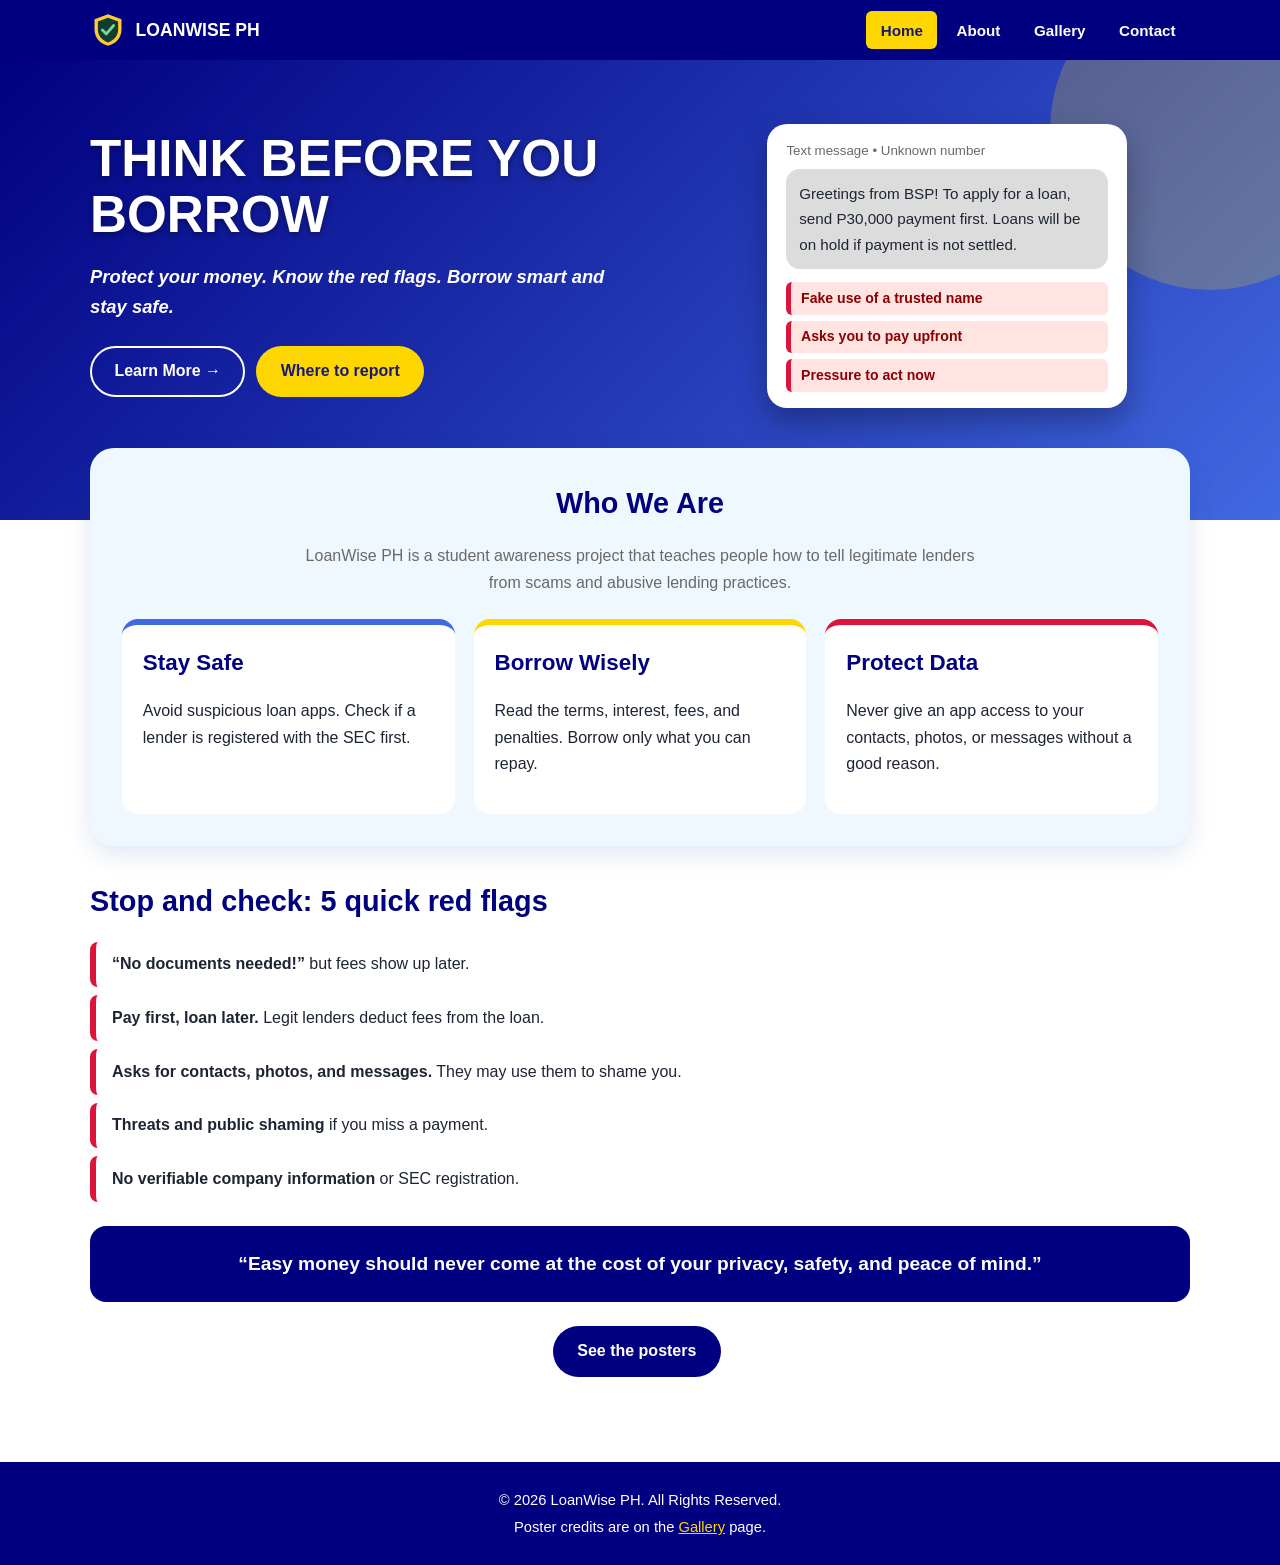
<file: index.html>
<!DOCTYPE html>
<html lang="en">
<head>
<meta charset="UTF-8">
<meta name="viewport" content="width=device-width, initial-scale=1">
<title>Home | LoanWise PH</title>
<meta name="description" content="Learn to spot online lending scams, hidden fees, and abusive collection in the Philippines.">
<link rel="icon" href="logo.svg" type="image/svg+xml">
<link rel="stylesheet" href="style.css">
</head>
<body>
<a class="skip" href="#main">Skip to main content</a>
<header class="site"><div class="container">
<a class="brand" href="index.html"><img src="logo.svg" alt="" width="40" height="40">LoanWise PH</a>
<nav aria-label="Main navigation"><ul><li><a href="index.html" aria-current="page">Home</a></li><li><a href="about.html">About</a></li><li><a href="gallery.html">Gallery</a></li><li><a href="contact.html">Contact</a></li></ul></nav>
</div></header>
<main id="main">
<section class="hero"><div class="container">
<div>
<h1>Think before you borrow</h1>
<p class="sub">Protect your money. Know the red flags. Borrow smart and stay safe.</p>
<a class="btn btn-outline" href="about.html">Learn More &rarr;</a>
<a class="btn btn-primary" href="contact.html">Where to report</a>
</div>
<div class="sms" role="img" aria-label="Example of a scam text message with three red flags marked">
<small>Text message &bull; Unknown number</small>
<div class="bubble">Greetings from BSP! To apply for a loan, send P30,000 payment first. Loans will be on hold if payment is not settled.</div>
<ul class="flags"><li>Fake use of a trusted name</li><li>Asks you to pay upfront</li><li>Pressure to act now</li></ul>
</div>
</div></section>
<div class="container"><div class="card-panel">
<h2 class="center">Who We Are</h2>
<p class="center">LoanWise PH is a student awareness project that teaches people how to tell legitimate lenders from scams and abusive lending practices.</p>
<div class="grid3" style="margin-top:1.4rem">
<article class="feature"><div class="big">Stay Safe</div><p>Avoid suspicious loan apps. Check if a lender is registered with the SEC first.</p></article>
<article class="feature"><div class="big">Borrow Wisely</div><p>Read the terms, interest, fees, and penalties. Borrow only what you can repay.</p></article>
<article class="feature"><div class="big">Protect Data</div><p>Never give an app access to your contacts, photos, or messages without a good reason.</p></article>
</div></div></div>
<section><div class="container">
<h2>Stop and check: 5 quick red flags</h2>
<ul class="redflags">
<li><strong>&ldquo;No documents needed!&rdquo;</strong> but fees show up later.</li>
<li><strong>Pay first, loan later.</strong> Legit lenders deduct fees from the loan.</li>
<li><strong>Asks for contacts, photos, and messages.</strong> They may use them to shame you.</li>
<li><strong>Threats and public shaming</strong> if you miss a payment.</li>
<li><strong>No verifiable company information</strong> or SEC registration.</li>
</ul>
<p class="quote" style="margin-top:1.5rem">&ldquo;Easy money should never come at the cost of your privacy, safety, and peace of mind.&rdquo;</p>
<p class="center"><a class="btn btn-dark" href="gallery.html">See the posters</a></p>
</div></section>
</main>
<footer><div class="container">
<p>&copy; 2026 LoanWise PH. All Rights Reserved.</p>
<p>Poster credits are on the <a href="gallery.html">Gallery</a> page.</p>
</div></footer>

</body>
</html>
</file>
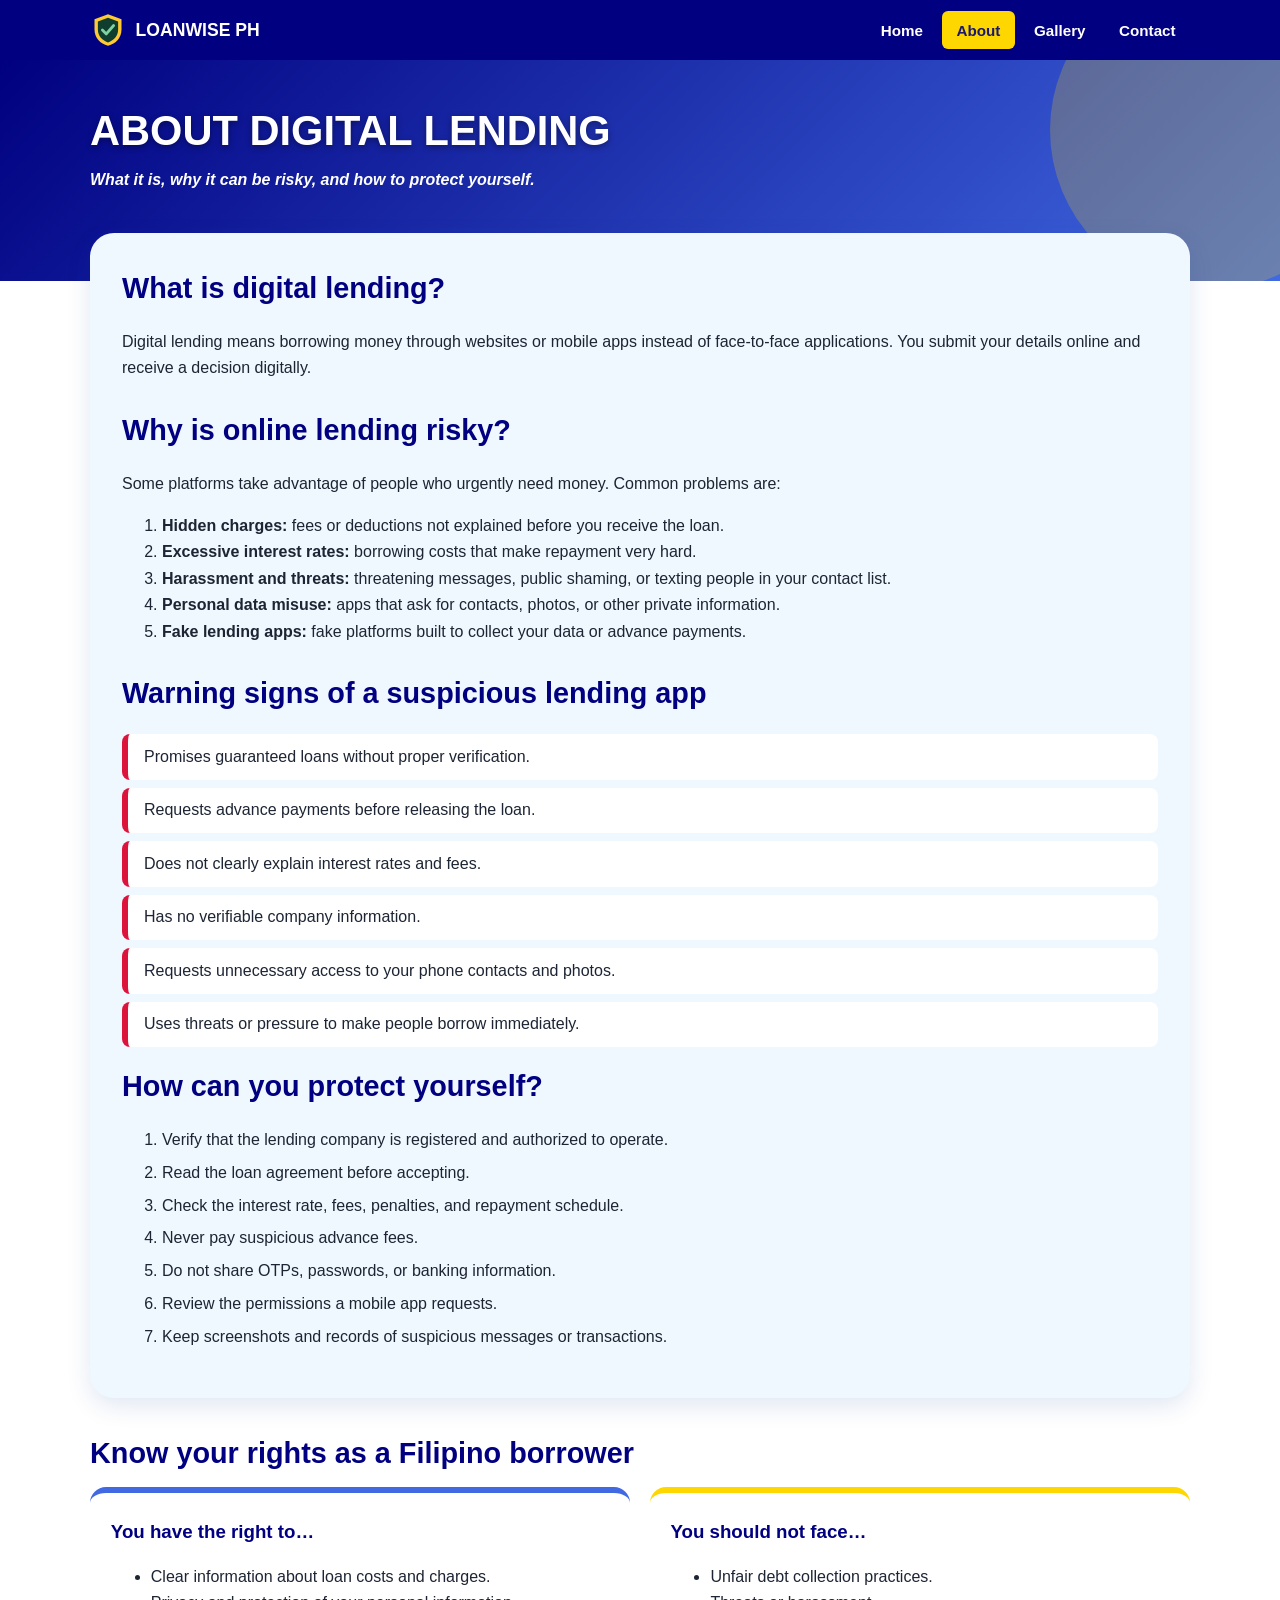
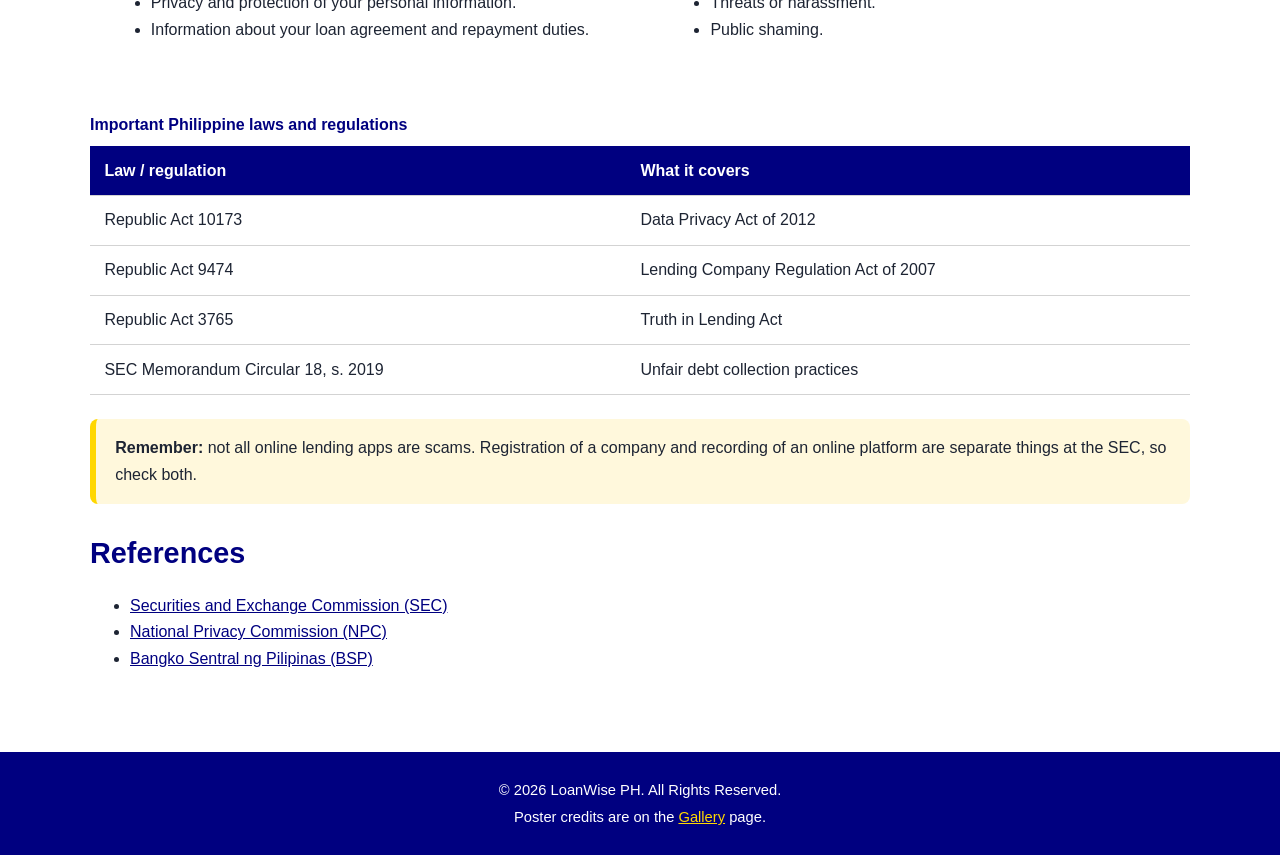
<file: about.html>
<!DOCTYPE html>
<html lang="en">
<head>
<meta charset="UTF-8">
<meta name="viewport" content="width=device-width, initial-scale=1">
<title>About | LoanWise PH</title>
<meta name="description" content="What digital lending is, its risks, warning signs, and Filipino borrower rights.">
<link rel="icon" href="logo.svg" type="image/svg+xml">
<link rel="stylesheet" href="style.css">
</head>
<body>
<a class="skip" href="#main">Skip to main content</a>
<header class="site"><div class="container">
<a class="brand" href="index.html"><img src="logo.svg" alt="" width="40" height="40">LoanWise PH</a>
<nav aria-label="Main navigation"><ul><li><a href="index.html">Home</a></li><li><a href="about.html" aria-current="page">About</a></li><li><a href="gallery.html">Gallery</a></li><li><a href="contact.html">Contact</a></li></ul></nav>
</div></header>
<main id="main">
<div class="page-title"><div class="container"><h1>About digital lending</h1><p>What it is, why it can be risky, and how to protect yourself.</p></div></div>
<div class="container"><div class="card-panel" style="margin-top:-3rem">
<h2>What is digital lending?</h2>
<p>Digital lending means borrowing money through websites or mobile apps instead of face-to-face applications. You submit your details online and receive a decision digitally.</p>
<h2 style="margin-top:1.6rem">Why is online lending risky?</h2>
<p>Some platforms take advantage of people who urgently need money. Common problems are:</p>
<ol>
<li><strong>Hidden charges:</strong> fees or deductions not explained before you receive the loan.</li>
<li><strong>Excessive interest rates:</strong> borrowing costs that make repayment very hard.</li>
<li><strong>Harassment and threats:</strong> threatening messages, public shaming, or texting people in your contact list.</li>
<li><strong>Personal data misuse:</strong> apps that ask for contacts, photos, or other private information.</li>
<li><strong>Fake lending apps:</strong> fake platforms built to collect your data or advance payments.</li>
</ol>
<h2 style="margin-top:1.6rem">Warning signs of a suspicious lending app</h2>
<ul class="redflags">
<li>Promises guaranteed loans without proper verification.</li>
<li>Requests advance payments before releasing the loan.</li>
<li>Does not clearly explain interest rates and fees.</li>
<li>Has no verifiable company information.</li>
<li>Requests unnecessary access to your phone contacts and photos.</li>
<li>Uses threats or pressure to make people borrow immediately.</li>
</ul>
<h2>How can you protect yourself?</h2>
<ol class="checklist">
<li>Verify that the lending company is registered and authorized to operate.</li>
<li>Read the loan agreement before accepting.</li>
<li>Check the interest rate, fees, penalties, and repayment schedule.</li>
<li>Never pay suspicious advance fees.</li>
<li>Do not share OTPs, passwords, or banking information.</li>
<li>Review the permissions a mobile app requests.</li>
<li>Keep screenshots and records of suspicious messages or transactions.</li>
</ol>
</div></div>
<section><div class="container">
<h2>Know your rights as a Filipino borrower</h2>
<div class="grid2">
<div class="feature"><h3>You have the right to&hellip;</h3><ul>
<li>Clear information about loan costs and charges.</li>
<li>Privacy and protection of your personal information.</li>
<li>Information about your loan agreement and repayment duties.</li></ul></div>
<div class="feature"><h3>You should not face&hellip;</h3><ul>
<li>Unfair debt collection practices.</li>
<li>Threats or harassment.</li>
<li>Public shaming.</li></ul></div>
</div>
<div class="table-wrap" style="margin-top:1.5rem"><table>
<caption>Important Philippine laws and regulations</caption>
<thead><tr><th scope="col">Law / regulation</th><th scope="col">What it covers</th></tr></thead>
<tbody>
<tr><td>Republic Act 10173</td><td>Data Privacy Act of 2012</td></tr>
<tr><td>Republic Act 9474</td><td>Lending Company Regulation Act of 2007</td></tr>
<tr><td>Republic Act 3765</td><td>Truth in Lending Act</td></tr>
<tr><td>SEC Memorandum Circular 18, s. 2019</td><td>Unfair debt collection practices</td></tr>
</tbody></table></div>
<p class="notice" style="margin-top:1.5rem"><strong>Remember:</strong> not all online lending apps are scams. Registration of a company and recording of an online platform are separate things at the SEC, so check both.</p>
<h2 style="margin-top:1.6rem">References</h2>
<ul>
<li><a href="https://www.sec.gov.ph/" target="_blank" rel="noopener">Securities and Exchange Commission (SEC)</a></li>
<li><a href="https://privacy.gov.ph/" target="_blank" rel="noopener">National Privacy Commission (NPC)</a></li>
<li><a href="https://www.bsp.gov.ph/" target="_blank" rel="noopener">Bangko Sentral ng Pilipinas (BSP)</a></li>
</ul>
</div></section>
</main>
<footer><div class="container">
<p>&copy; 2026 LoanWise PH. All Rights Reserved.</p>
<p>Poster credits are on the <a href="gallery.html">Gallery</a> page.</p>
</div></footer>

</body>
</html>
</file>
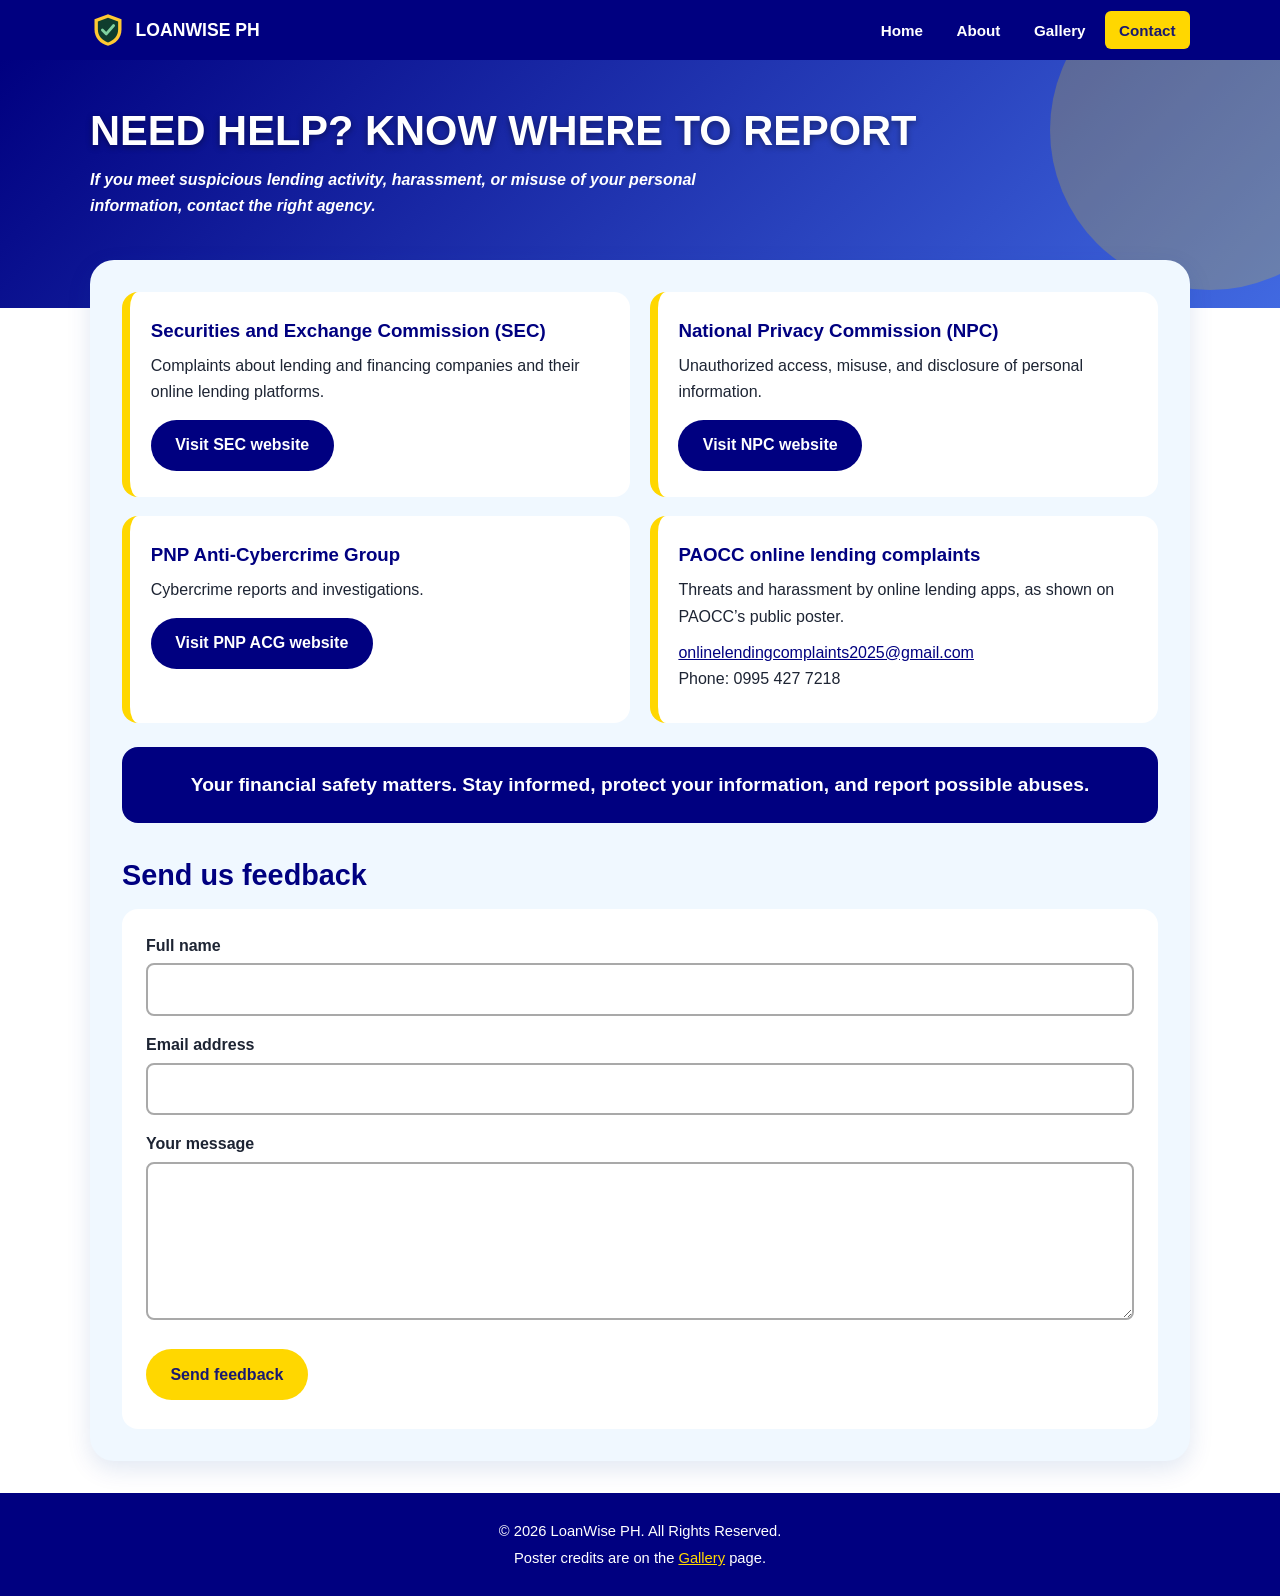
<file: contact.html>
<!DOCTYPE html>
<html lang="en">
<head>
<meta charset="UTF-8">
<meta name="viewport" content="width=device-width, initial-scale=1">
<title>Contact | LoanWise PH Educational Awareness
  
</title>
<meta name="description" content="Where to report suspicious online lending in the Philippines.">
<link rel="icon" href="logo.svg" type="image/svg+xml">
<link rel="stylesheet" href="style.css">
</head>
<body>
<a class="skip" href="#main">Skip to main content</a>
<header class="site"><div class="container">
<a class="brand" href="index.html"><img src="logo.svg" alt="" width="40" height="40">LoanWise PH</a>
<nav aria-label="Main navigation"><ul><li><a href="index.html">Home</a></li><li><a href="about.html">About</a></li><li><a href="gallery.html">Gallery</a></li><li><a href="contact.html" aria-current="page">Contact</a></li></ul></nav>
</div></header>
<main id="main">
<div class="page-title"><div class="container"><h1>Need help? Know where to report</h1><p>If you meet suspicious lending activity, harassment, or misuse of your personal information, contact the right agency.</p></div></div>
<div class="container"><div class="card-panel" style="margin-top:-3rem">
<div class="grid2"><article class="agency"><h3>Securities and Exchange Commission (SEC)</h3><p>Complaints about lending and financing companies and their online lending platforms.</p><a class="btn btn-dark" href="https://www.sec.gov.ph/" target="_blank" rel="noopener">Visit SEC website</a></article><article class="agency"><h3>National Privacy Commission (NPC)</h3><p>Unauthorized access, misuse, and disclosure of personal information.</p><a class="btn btn-dark" href="https://privacy.gov.ph/" target="_blank" rel="noopener">Visit NPC website</a></article><article class="agency"><h3>PNP Anti-Cybercrime Group</h3><p>Cybercrime reports and investigations.</p><a class="btn btn-dark" href="https://acg.pnp.gov.ph/" target="_blank" rel="noopener">Visit PNP ACG website</a></article><article class="agency"><h3>PAOCC online lending complaints</h3><p>Threats and harassment by online lending apps, as shown on PAOCC&rsquo;s public poster.</p><p><a href="mailto:onlinelendingcomplaints2025@gmail.com">onlinelendingcomplaints2025@gmail.com</a><br>Phone: 0995 427 7218</p></article></div>
<p class="quote" style="margin-top:1.5rem">Your financial safety matters. Stay informed, protect your information, and report possible abuses.</p>
<h2 style="margin-top:1.8rem">Send us feedback</h2>
<form id="fb">
<div><label for="name">Full name</label><input id="name" name="name" type="text" autocomplete="name" required></div>
<div><label for="email">Email address</label><input id="email" name="email" type="email" autocomplete="email" required></div>

<div><label for="message">Your message</label><textarea id="message" name="message" rows="5"></textarea></div>
<div><button class="btn btn-primary" type="submit">Send feedback</button></div>
</form>
 
   
</div></div>
</main>
<dialog id="thanks" aria-labelledby="thanksTitle">
<h2 id="thanksTitle">Thank you!</h2>
<p id="thanksText"></p>
<button class="btn btn-primary" id="thanksClose" type="button">Close</button>
</dialog>
<footer><div class="container">
<p>&copy; 2026 LoanWise PH. All Rights Reserved.</p>
<p> Poster credits are on the <a href="gallery.html">Gallery</a> page.</p>
</div></footer>
<script>
var dlg=document.getElementById("thanks");
document.getElementById("fb").addEventListener("submit",function(e){
e.preventDefault();
if(!this.checkValidity()){this.reportValidity();return;}
var name=document.getElementById("name").value.trim().split(" ")[0];
document.getElementById("thanksText").textContent="Thank you, "+name+"! Your feedback has been submitted. We appreciate you helping spread awareness about safe borrowing.";
this.reset();
if(dlg.showModal){dlg.showModal();}else{dlg.setAttribute("open","");}
});
document.getElementById("thanksClose").addEventListener("click",function(){dlg.close();});
</script>
</body>
</html>
</file>
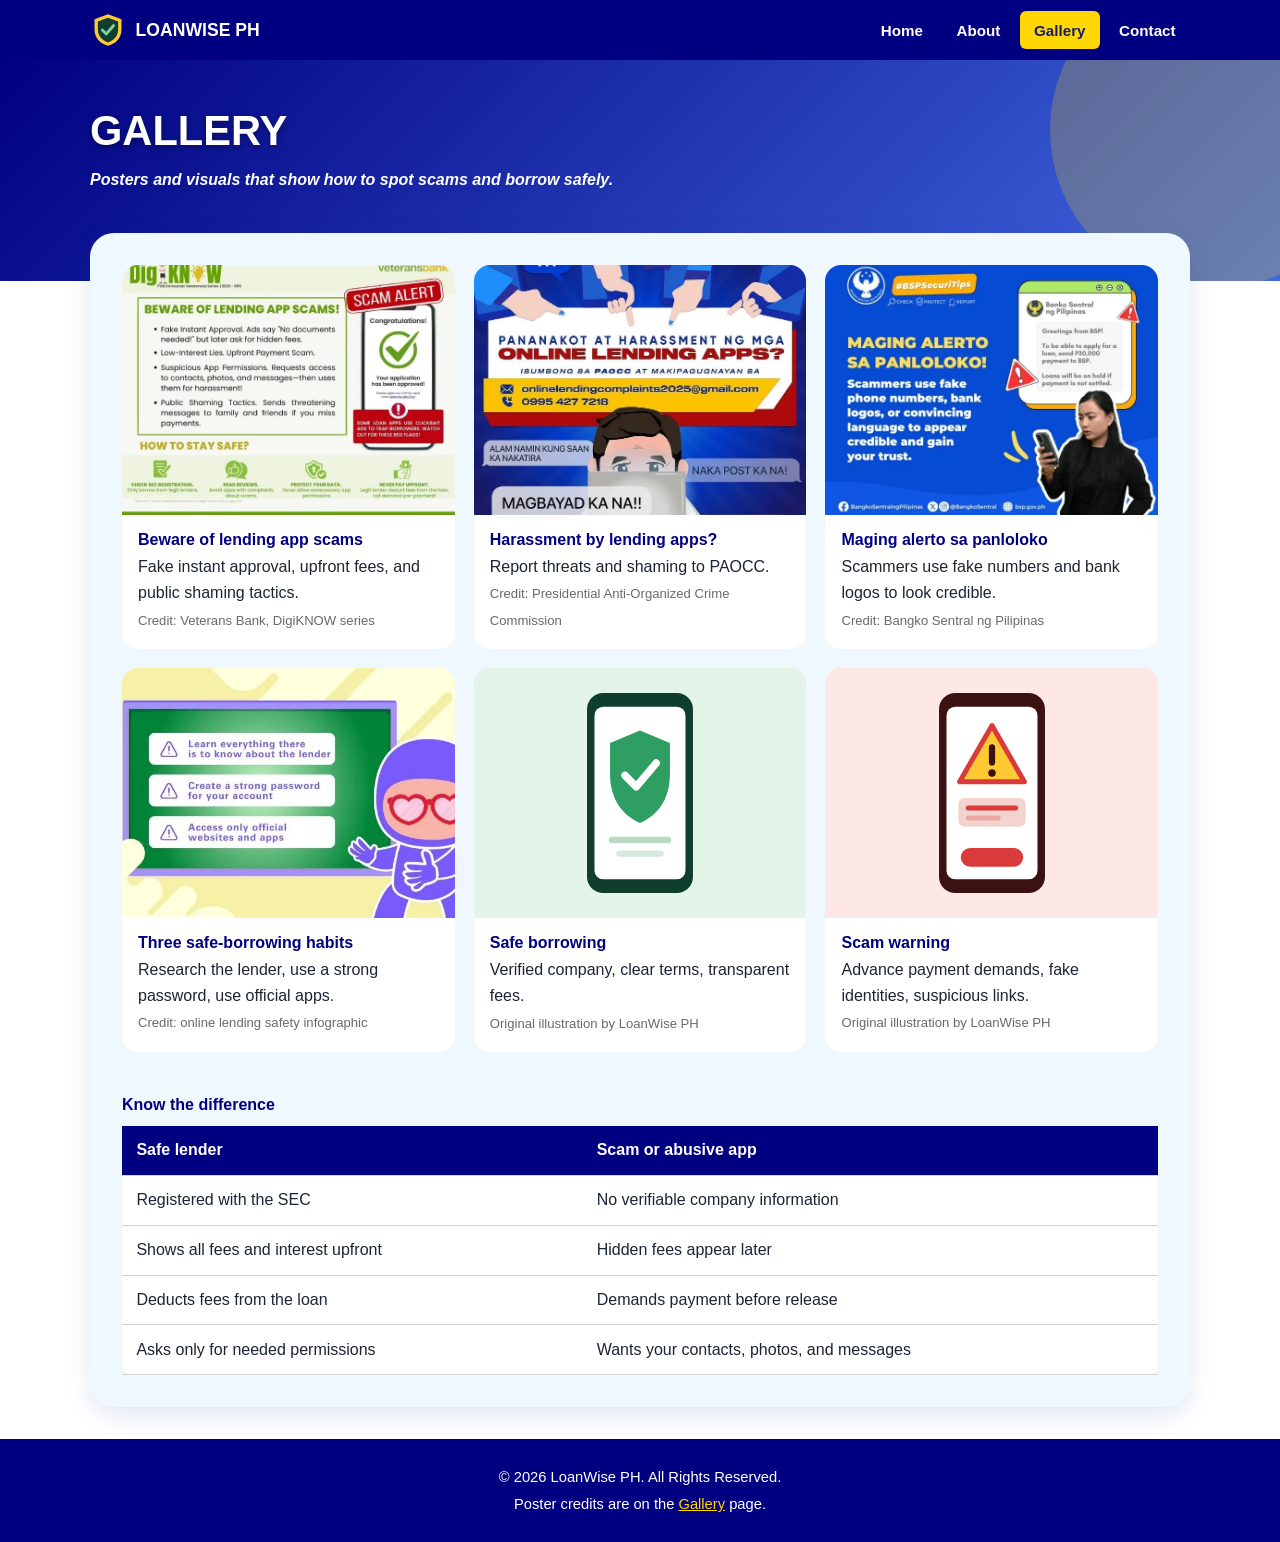
<file: gallery.html>
<!DOCTYPE html>
<html lang="en">
<head>
<meta charset="UTF-8">
<meta name="viewport" content="width=device-width, initial-scale=1">
<title>Gallery | LoanWise PH</title>
<meta name="description" content="Educational posters about online loan scams and safe borrowing.">
<link rel="icon" href="logo.svg" type="image/svg+xml">
<link rel="stylesheet" href="style.css">
</head>
<body>
<a class="skip" href="#main">Skip to main content</a>
<header class="site"><div class="container">
<a class="brand" href="index.html"><img src="logo.svg" alt="" width="40" height="40">LoanWise PH</a>
<nav aria-label="Main navigation"><ul><li><a href="index.html">Home</a></li><li><a href="about.html">About</a></li><li><a href="gallery.html" aria-current="page">Gallery</a></li><li><a href="contact.html">Contact</a></li></ul></nav>
</div></header>
<main id="main">
<div class="page-title"><div class="container"><h1>Gallery</h1><p>Posters and visuals that show how to spot scams and borrow safely.</p></div></div><div class="container"><div class="card-panel" style="margin-top:-3rem"><div class="gallery"><figure><img src="veteransbank-scam-alert.webp" alt="Veterans Bank scam alert poster listing lending app scam tactics and four ways to stay safe" width="800" height="600" loading="lazy"><figcaption><strong>Beware of lending app scams</strong>Fake instant approval, upfront fees, and public shaming tactics.<span class="credit"><br>Credit: Veterans Bank, DigiKNOW series</span></figcaption></figure><figure><img src="paocc-harassment.webp" alt="PAOCC poster about harassment by online lending apps with a complaint email and phone number" width="800" height="600" loading="lazy"><figcaption><strong>Harassment by lending apps?</strong>Report threats and shaming to PAOCC.<span class="credit"><br>Credit: Presidential Anti-Organized Crime Commission</span></figcaption></figure><figure><img src="bsp-alert.webp" alt="BSP security tip poster showing a fake loan text asking for a P30,000 payment" width="800" height="600" loading="lazy"><figcaption><strong>Maging alerto sa panloloko</strong>Scammers use fake numbers and bank logos to look credible.<span class="credit"><br>Credit: Bangko Sentral ng Pilipinas</span></figcaption></figure><figure><img src="lender-tips.webp" alt="Cartoon character beside three tips: learn about the lender, use a strong password, use official apps only" width="800" height="600" loading="lazy"><figcaption><strong>Three safe-borrowing habits</strong>Research the lender, use a strong password, use official apps.<span class="credit"><br>Credit: online lending safety infographic</span></figcaption></figure><figure><img src="safe-borrowing.svg" alt="Illustration of a phone with a green shield and check mark" width="800" height="600" loading="lazy"><figcaption><strong>Safe borrowing</strong>Verified company, clear terms, transparent fees.<span class="credit"><br>Original illustration by LoanWise PH</span></figcaption></figure><figure><img src="scam-warning.svg" alt="Illustration of a phone with a warning triangle and a fake loan message" width="800" height="600" loading="lazy"><figcaption><strong>Scam warning</strong>Advance payment demands, fake identities, suspicious links.<span class="credit"><br>Original illustration by LoanWise PH</span></figcaption></figure></div>
<div class="table-wrap" style="margin-top:2rem"><table>
<caption>Know the difference</caption>
<thead><tr><th scope="col">Safe lender</th><th scope="col">Scam or abusive app</th></tr></thead>
<tbody>
<tr><td>Registered with the SEC</td><td>No verifiable company information</td></tr>
<tr><td>Shows all fees and interest upfront</td><td>Hidden fees appear later</td></tr>
<tr><td>Deducts fees from the loan</td><td>Demands payment before release</td></tr>
<tr><td>Asks only for needed permissions</td><td>Wants your contacts, photos, and messages</td></tr>
</tbody></table></div></div></div>
</main>
<footer><div class="container">
<p>&copy; 2026 LoanWise PH. All Rights Reserved.</p>
<p> Poster credits are on the <a href="gallery.html">Gallery</a> page.</p>
</div></footer>

</body>
</html>
</file>
<file: style.css>
/* =====================================
   LoanWise PH
   DNSC-Inspired Layout
   Blue and Yellow Theme
===================================== */

/* 1. ROOT VARIABLES */
:root {
    --nav: navy;
    --deep: midnightblue;
    --mint: gold;
    --leaf: royalblue;
    --sky: royalblue;
    --sun: gold;
    --alert: crimson;

    --page: white;
    --card: aliceblue;
    --ink: #1d2433;
    --muted: dimgray;

    --r: 16px;
}

/* 2. GENERAL STYLES */
* { box-sizing: border-box; }

html { scroll-behavior: smooth; }

body {
    margin: 0;
    font-family: Arial, Helvetica, sans-serif;
    color: var(--ink);
    background: var(--page);
    line-height: 1.65;
}

img {
    max-width: 100%;
    height: auto;
    display: block;
}

a { color: navy; }

/* 3. FOCUS AND ACCESSIBILITY */
a:focus-visible,
button:focus-visible,
input:focus-visible,
textarea:focus-visible {
    outline: 3px solid var(--sun);
    outline-offset: 3px;
}

.skip {
    position: absolute;
    left: -999px;
    top: 0;
    background: gold;
    color: black;
    padding: .6rem 1rem;
    z-index: 99;
}

.skip:focus { left: 0; }

/* 4. CONTAINER */
.container {
    width: 90%;
    max-width: 1100px;
    margin: auto;
}

/* 5. HEADER AND NAVIGATION */
header.site {
    background: var(--nav);
    position: sticky;
    top: 0;
    z-index: 10;
}

header.site .container {
    display: flex;
    align-items: center;
    justify-content: space-between;
    flex-wrap: wrap;
    gap: .5rem;
    padding: .7rem 0;
}

.brand {
    display: flex;
    align-items: center;
    gap: .6rem;
    color: white;
    text-decoration: none;
    font-weight: 800;
    font-size: 1.1rem;
    text-transform: uppercase;
}

.brand img { width: 36px; height: 36px; }

nav ul {
    list-style: none;
    margin: 0;
    padding: 0;
    display: flex;
    gap: .3rem;
    flex-wrap: wrap;
}

nav a {
    display: block;
    color: white;
    text-decoration: none;
    font-weight: 700;
    font-size: .95rem;
    padding: .4rem .9rem;
    border-radius: 6px;
}

nav a:hover { background: rgba(255, 255, 255, .15); }

nav a[aria-current="page"] {
    background: var(--mint);
    color: var(--deep);
}

/* 6. HERO AND PAGE TITLE */
.hero,
.page-title {
    color: white;
    background: linear-gradient(135deg, navy 0%, royalblue 100%);
    position: relative;
    overflow: hidden;
}

.hero::after,
.page-title::after {
    content: "";
    position: absolute;
    right: -90px;
    top: -90px;
    width: 320px;
    height: 320px;
    border-radius: 50%;
    background: rgba(255, 215, 0, .22);
}

.hero .container,
.page-title .container {
    position: relative;
    z-index: 1;
}

.hero { padding: 4rem 0 7rem; }

.hero .container {
    display: grid;
    grid-template-columns: 1.2fr 1fr;
    gap: 2rem;
    align-items: center;
}

.hero h1,
.page-title h1 {
    text-transform: uppercase;
    font-weight: 800;
    line-height: 1.1;
    margin: 0 0 .8rem;
    text-shadow: 0 2px 6px rgba(0, 0, 0, .4);
}

.hero h1 { font-size: clamp(2rem, 5vw, 3.2rem); }

.hero .sub {
    font-style: italic;
    font-weight: 700;
    font-size: 1.15rem;
    max-width: 30em;
}

.page-title { padding: 3rem 0 5.5rem; }

.page-title h1 { font-size: clamp(1.8rem, 4vw, 2.6rem); }

.page-title p {
    margin: 0;
    max-width: 40em;
    font-style: italic;
    font-weight: 700;
}

/* 7. BUTTONS */
.btn {
    display: inline-block;
    border: 2px solid transparent;
    border-radius: 99px;
    padding: .65rem 1.4rem;
    font: inherit;
    font-weight: 700;
    text-decoration: none;
    cursor: pointer;
    margin: .3rem .4rem .3rem 0;
}

.btn-outline { background: transparent; color: white; border-color: white; }
.btn-primary { background: var(--sun); color: var(--deep); }
.btn-dark { background: var(--nav); color: white; }
.btn:hover { filter: brightness(1.1); }

/* 8. SMS PREVIEW */
.sms {
    background: white;
    color: var(--ink);
    border-radius: 20px;
    padding: 1rem 1.2rem;
    box-shadow: 0 14px 30px rgba(0, 0, 0, .3);
    max-width: 360px;
    justify-self: center;
}

.sms small { color: var(--muted); display: block; margin-bottom: .4rem; }

.sms .bubble {
    background: gainsboro;
    border-radius: 14px;
    padding: .8rem;
    font-size: .95rem;
}

.sms .flags {
    margin: .8rem 0 0;
    padding: 0;
    list-style: none;
    display: grid;
    gap: .35rem;
}

.sms .flags li {
    background: mistyrose;
    color: darkred;
    border-left: 5px solid var(--alert);
    padding: .3rem .6rem;
    border-radius: 6px;
    font-size: .88rem;
    font-weight: 700;
}

/* 9. CARDS AND SECTIONS */
.card-panel {
    background: var(--card);
    box-shadow: 0 8px 24px rgba(10, 61, 145, .12);
    border-radius: 24px;
    margin-top: -4.5rem;
    padding: 2rem;
    position: relative;
    z-index: 2;
}

section { padding: 2rem 0; }

h2 { font-size: 1.8rem; color: navy; margin: 0 0 .6rem; }
h3 { color: var(--nav); margin: .2rem 0 .4rem; }

.center { text-align: center; }

.card-panel p.center {
    color: var(--muted);
    max-width: 42em;
    margin-inline: auto;
}

/* 10. GRID LAYOUTS */
.grid3 { display: grid; grid-template-columns: repeat(3, 1fr); gap: 1.2rem; }
.grid2 { display: grid; grid-template-columns: repeat(2, 1fr); gap: 1.2rem; }

/* 11. FEATURES */
.feature {
    background: white;
    border-radius: var(--r);
    padding: 1.3rem;
    border-top: 6px solid var(--leaf);
}

.feature:nth-child(2) { border-color: var(--sun); }
.feature:nth-child(3) { border-color: var(--alert); }
.feature .big { font-size: 1.4rem; font-weight: 800; color: var(--nav); }

/* 12. QUOTE AND ALERTS */
.quote {
    background: var(--nav);
    color: white;
    border-radius: var(--r);
    padding: 1.4rem 2rem;
    font-size: 1.2rem;
    font-weight: 700;
    text-align: center;
}

.redflags { list-style: none; padding: 0; }

.redflags li {
    background: white;
    border-left: 6px solid var(--alert);
    padding: .6rem 1rem;
    border-radius: 8px;
    margin: .5rem 0;
}

/* 13. CHECKLIST */
.checklist li { margin: .4rem 0; }

/* 14. TABLE */
.table-wrap { overflow-x: auto; }

table {
    width: 100%;
    border-collapse: collapse;
    background: white;
    border-radius: 10px;
}

caption { text-align: left; font-weight: 800; padding: .5rem 0; color: var(--nav); }

th,
td {
    text-align: left;
    padding: .7rem .9rem;
    border-bottom: 1px solid lightgray;
}

th { background: var(--nav); color: white; }

/* 15. GALLERY */
.gallery { display: grid; grid-template-columns: repeat(3, 1fr); gap: 1.2rem; }

.gallery figure {
    margin: 0;
    background: white;
    border-radius: var(--r);
    overflow: hidden;
}

.gallery img {
    width: 100%;
    aspect-ratio: 4 / 3;
    object-fit: cover;
    background: gainsboro;
}

.gallery figcaption { padding: .8rem 1rem 1rem; }
.gallery figcaption strong { display: block; color: var(--nav); }
.gallery .credit { font-size: .82rem; color: var(--muted); }

/* 16. AGENCY */
.agency {
    background: white;
    border-radius: var(--r);
    padding: 1.3rem;
    border-left: 8px solid var(--mint);
}

.agency p { margin: .2rem 0 .6rem; }

/* 17. FORMS */
form {
    background: white;
    padding: 1.5rem;
    border-radius: var(--r);
    display: grid;
    gap: 1rem;
}

label { font-weight: 700; display: block; margin-bottom: .25rem; }

input,
textarea {
    width: 100%;
    font: inherit;
    padding: .7rem;
    border: 2px solid darkgray;
    border-radius: 8px;
}

/* 18. THANK YOU POPUP */
dialog {
    border: 0;
    border-radius: 20px;
    padding: 2rem;
    max-width: min(420px, 90vw);
    text-align: center;
    box-shadow: 0 20px 50px rgba(0, 0, 0, .4);
    border-top: 8px solid var(--sun);
}

dialog::backdrop { background: rgba(8, 43, 102, .65); }
dialog h2 { color: var(--nav); margin: 0 0 .5rem; }

/* 19. NOTICE */
.notice {
    background: cornsilk;
    border-left: 6px solid var(--sun);
    padding: 1rem 1.2rem;
    border-radius: 8px;
}

/* 20. FOOTER */
footer {
    background: var(--nav);
    color: white;
    text-align: center;
    padding: 1.4rem 0;
    margin-top: 2rem;
    font-size: .92rem;
}

footer p { margin: .2rem 0; }
footer a { color: var(--mint); }

/* 21. RESPONSIVE DESIGN */
@media (max-width: 800px) {
    .hero .container,
    .grid3,
    .grid2,
    .gallery { grid-template-columns: 1fr; }

    .hero { padding-bottom: 6rem; }
    .card-panel { padding: 1.2rem; }
}

@media (min-width: 801px) and (max-width: 1000px) {
    .gallery { grid-template-columns: repeat(2, 1fr); }
}

/* 22. REDUCED MOTION */
@media (prefers-reduced-motion: reduce) {
    * {
        transition: none !important;
        scroll-behavior: auto !important;
    }
}
</file>
